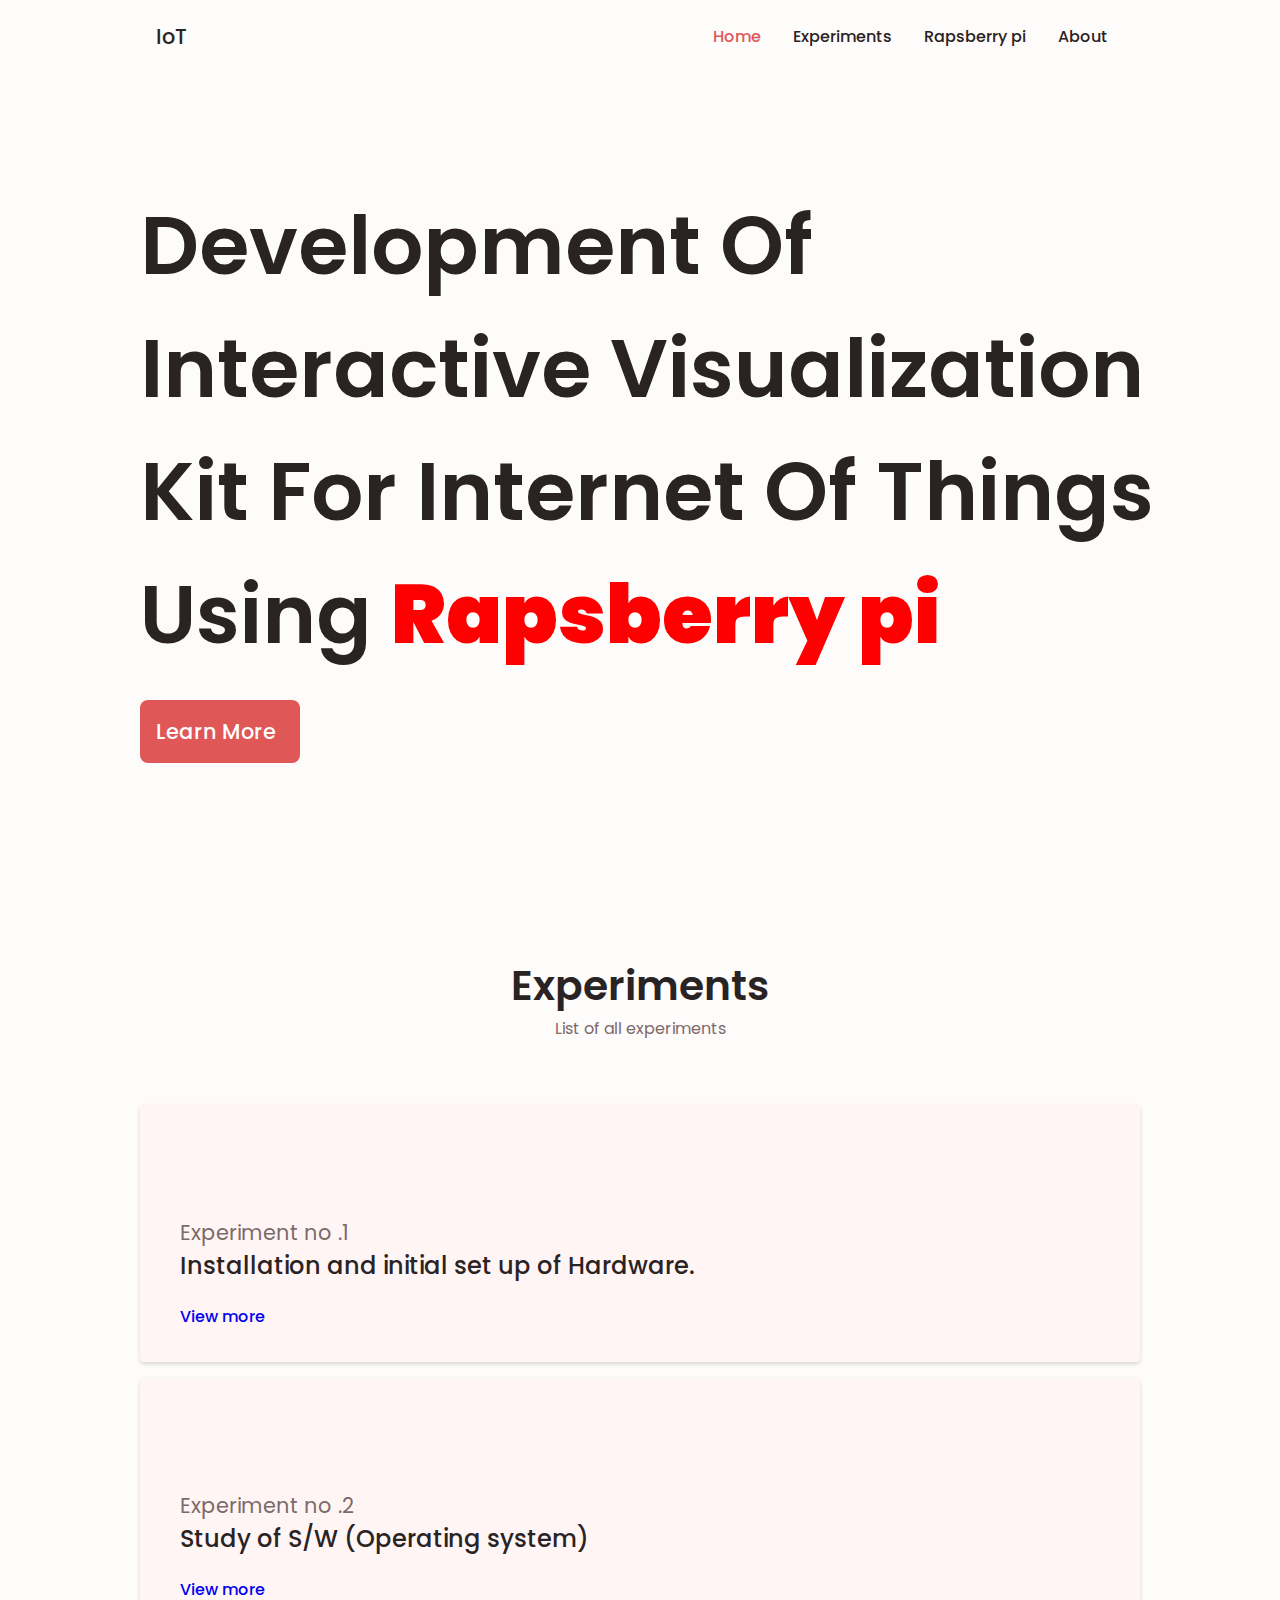
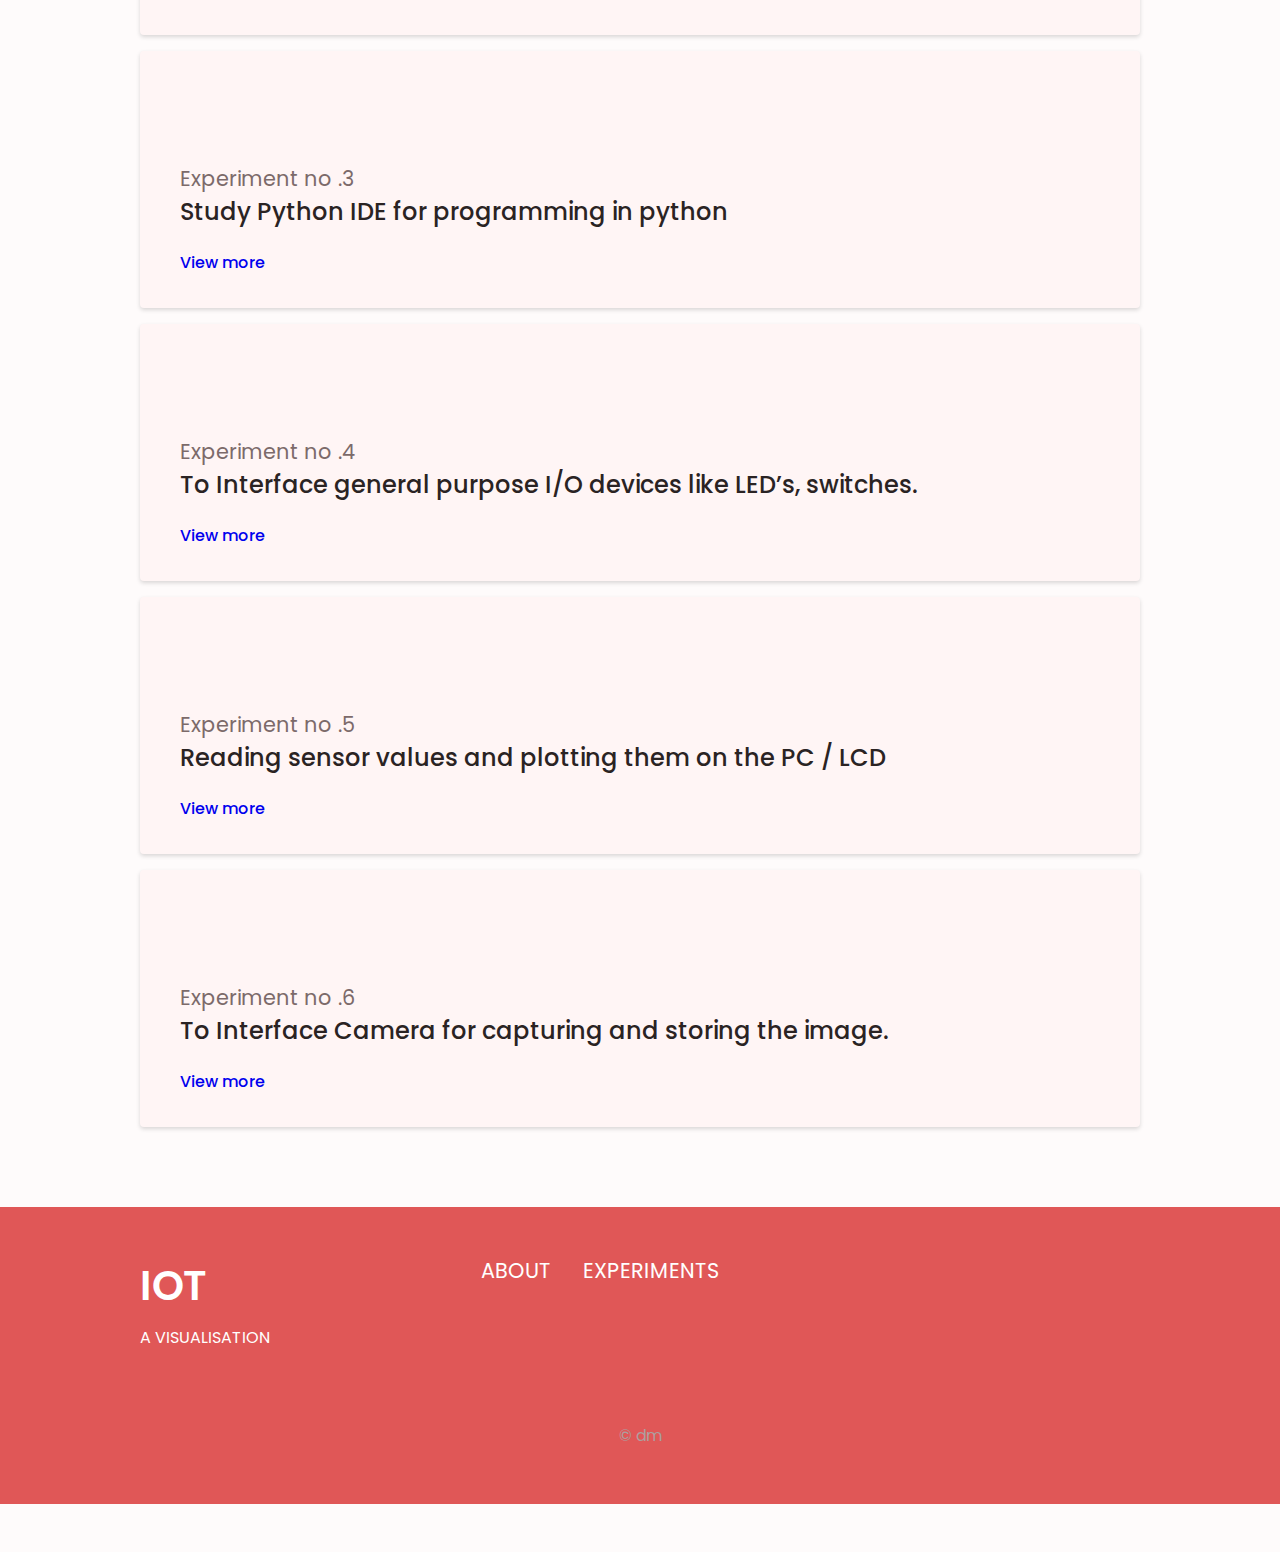
<file: index.html>
<!DOCTYPE html>
<html lang="en">
  <head>
    <meta charset="UTF-8" />
    <meta name="viewport" content="width=device-width, initial-scale=1.0" />

    <!--==================== UNICONS ====================-->
    <link
      rel="stylesheet"
      href="https://unicons.iconscout.com/release/v4.0.0/css/line.css"
    />

    <!--==================== SWIPER CSS ====================-->
    <link rel="stylesheet" href="assets/css/swiper-bundle.min.css" />

    <!--==================== CSS ====================-->
    <link rel="stylesheet" href="assets/css/styles.css" />

    <title>Responsive Portfolio Website</title>
  </head>

  <body>
    <!--==================== HEADER ====================-->
    <header class="header" id="header">
      <nav class="nav container">
        <a href="#" class="nav__logo">IoT</a>

        <div class="nav__menu" id="nav-menu">
          <ul class="nav__list grid">
            <li class="nav__item">
              <a href="#home" class="nav__link active-link">
                <i class="uil uil-estate nav__icon"></i>Home
              </a>
            </li>
            <li class="nav__item">
              <a href="#about" class="nav__link">
                <i class="uil uil-user nav__icon"></i>Experiments
              </a>
            </li>
            <li class="nav__item">
              <a href="#skills" class="nav__link">
                <i class="uil uil-file-alt nav__icon"></i>Rapsberry pi
              </a>
            </li>
            <li class="nav__item">
              <a href="./assets/html/about.html" class="nav__link">
                <i class="uil uil-briefcase nav__icon"></i>About
              </a>
            </li>
            <!-- <li class="nav__item">
                        <a href="#portfolio" class="nav__link">
                            <i class="uil uil-scenery nav__icon"></i>Portfolio
                        </a>
                    </li>
                    <li class="nav__item">
                        <a href="#contact" class="nav__link">
                            <i class="uil uil-message nav__icon"></i>Contact
                        </a>
                    </li> -->
          </ul>
          <i class="uil uil-times nav__close" id="nav-close"></i>
        </div>

        <div class="nav__btns">
          <!-- Theme change button -->

          <i class="uil uil-moon change-theme" id="theme-button"></i>

          <div class="nav__toggle" id="nav-toggle">
            <i class="uil uil-apps"> </i>
          </div>
        </div>
      </nav>
    </header>

    <!--==================== MAIN ====================-->
    <main class="main">
      <!--==================== HOME ====================-->
      <section class="home section" id="home">
        <div class="home__container container grid">
          <div class="home__content grid">
            <div class="home__data">
              <h1 class="home__title">
                Development Of Interactive Visualization Kit For Internet Of
                Things Using <b class="color_red">Rapsberry pi</b>
              </h1>

              <!-- <h3 class="home__subtitle">Frontend developer</h3> -->
              <!-- <p class="home__description">High level experience in web design and development knowledge, producing quality work</p> -->
              <a href="#services" class="button button-flex">
                Learn More <i class="uil uil-message button__icon"></i>
              </a>
            </div>
          </div>
          <!-- <div class="home__scroll">
                    <a href="#about" class="home__scroll-button button--flex">
                        <i class="uil uil-mouse-alt-2 home__scroll-mouse"></i>
                        <span class="home__scroll-name">Scroll down</span>
                        <i class="uil uil-arrow-down home__scroll-arrow"></i>
                    </a>
                </div> -->
        </div>
      </section>

      <!--==================== SKILLS ====================-->

      <!--==================== QUALIFICATION ====================-->

      <!--==================== SERVICES ====================-->
      <section class="services section" id="services">
        <h2 class="section__title">Experiments</h2>
        <span class="section__subtitle">List of all experiments</span>

        <div class="services__container container">
          <!--==================== SERVICES 1 ====================-->
          <div class="services__content">
            <div>
              <i class="uil uil-web-grid services__icon"></i>
              <p>Experiment no .1</p>
              <h3 class="services__title">
                Installation and initial set up of Hardware.
              </h3>
            </div>
            <span
              class="button button--flex button--small button--link services__button"
            >
              <a href="./assets/html/exp1.html">View more</a>
              <i class="uil uil-arrow-right button__icon"></i>
            </span>
          </div>
        </div>
        <div class="services__container container">
          <!--==================== SERVICES 1 ====================-->
          <div class="services__content">
            <div>
              <i class="uil uil-web-grid services__icon"></i>
              <p>Experiment no .2</p>
              <h3 class="services__title">Study of S/W (Operating system)</h3>
            </div>
            <span
              href="./assets/html/exp1.html"
              class="button button--flex button--small button--link services__button"
            >
              <a href="./assets/html/exp1.html">View more</a>
              <i class="uil uil-arrow-right button__icon"></i>
            </span>
          </div>
        </div>
        <div class="services__container container">
          <!--==================== SERVICES 1 ====================-->
          <div class="services__content">
            <div>
              <i class="uil uil-web-grid services__icon"></i>
              <p>Experiment no .3</p>
              <h3 class="services__title">
                Study Python IDE for programming in python
              </h3>
            </div>
            <span
              href="./assets/html/exp1.html"
              class="button button--flex button--small button--link services__button"
            >
              <a href="./assets/html/exp1.html">View more</a>
              <i class="uil uil-arrow-right button__icon"></i>
            </span>
          </div>
        </div>
        <div class="services__container container">
          <!--==================== SERVICES 1 ====================-->
          <div class="services__content">
            <div>
              <i class="uil uil-web-grid services__icon"></i>
              <p>Experiment no .4</p>
              <h3 class="services__title">
                To Interface general purpose I/O devices like LED’s, switches.
              </h3>
            </div>
            <span
              href="./assets/html/exp1.html"
              class="button button--flex button--small button--link services__button"
            >
              <a href="./assets/html/exp1.html">View more</a>
              <i class="uil uil-arrow-right button__icon"></i>
            </span>
          </div>
        </div>
        <div class="services__container container">
          <!--==================== SERVICES 1 ====================-->
          <div class="services__content">
            <div>
              <i class="uil uil-web-grid services__icon"></i>
              <p>Experiment no .5</p>
              <h3 class="services__title">
                Reading sensor values and plotting them on the PC / LCD
              </h3>
            </div>
            <span
              href="./assets/html/exp1.html"
              class="button button--flex button--small button--link services__button"
            >
              <a href="./assets/html/exp1.html">View more</a>
              <i class="uil uil-arrow-right button__icon"></i>
            </span>
          </div>
        </div>
        <div class="services__container container">
          <!--==================== SERVICES 1 ====================-->
          <div class="services__content">
            <div>
              <i class="uil uil-web-grid services__icon"></i>
              <p>Experiment no .6</p>
              <h3 class="services__title">
                To Interface Camera for capturing and storing the image.
              </h3>
            </div>
            <span
              href="./assets/html/exp1.html"
              class="button button--flex button--small button--link services__button"
            >
              <a href="./assets/html/exp1.html">View more</a>
              <i class="uil uil-arrow-right button__icon"></i>
            </span>
          </div>
        </div>
      </section>
      <!--==================== PORTFOLIO ====================-->

      <!--==================== TESTIMONIAL ====================-->

      <!--==================== CONTACT ME ====================-->
    </main>

    <!--==================== FOOTER ====================-->
    <footer class="footer">
      <div class="footer__bg">
        <div class="footer__container container grid">
          <div>
            <h1 class="footer__title">IOT</h1>
            <span class="footer__subtitle">A VISUALISATION</span>
          </div>

          <ul class="footer__links">
            <li>
              <a href="#services" class="footer__link">ABOUT</a>
            </li>
            <li>
              <a href="#portfolio" class="footer__link">EXPERIMENTS</a>
            </li>
            <!-- <li>
                <a href="#contact" class="footer__link">Contact</a>
              </li> -->
          </ul>

          <div class="footer__socials">
            <a
              href="http://facebook.com"
              target="_blank"
              class="footer__social"
            >
              <i class="uil uil-facebook"></i>
            </a>
            <a
              href="http://instagram.com"
              target="_blank"
              class="footer__social"
            >
              <i class="uil uil-instagram"></i>
            </a>
            <a
              href="http://twitter.com/"
              target="_blank"
              class="footer__social"
            >
              <i class="uil uil-twitter-alt"></i>
            </a>
          </div>
        </div>

        <p class="footer__copy">&#169; dm</p>
      </div>
    </footer>
    <!--==================== SCROLL TOP ====================-->
    <a href="#" class="scrollup" id="scroll-up">
      <i class="uil uil-arrow-up scrollup__icon"></i>
    </a>

    <!--==================== SWIPER JS ====================-->
    <script src="assets/js/swiper-bundle.min.js"></script>

    <!--==================== MAIN JS ====================-->
    <script src="assets/js/main.js"></script>
  </body>
</html>
</file>
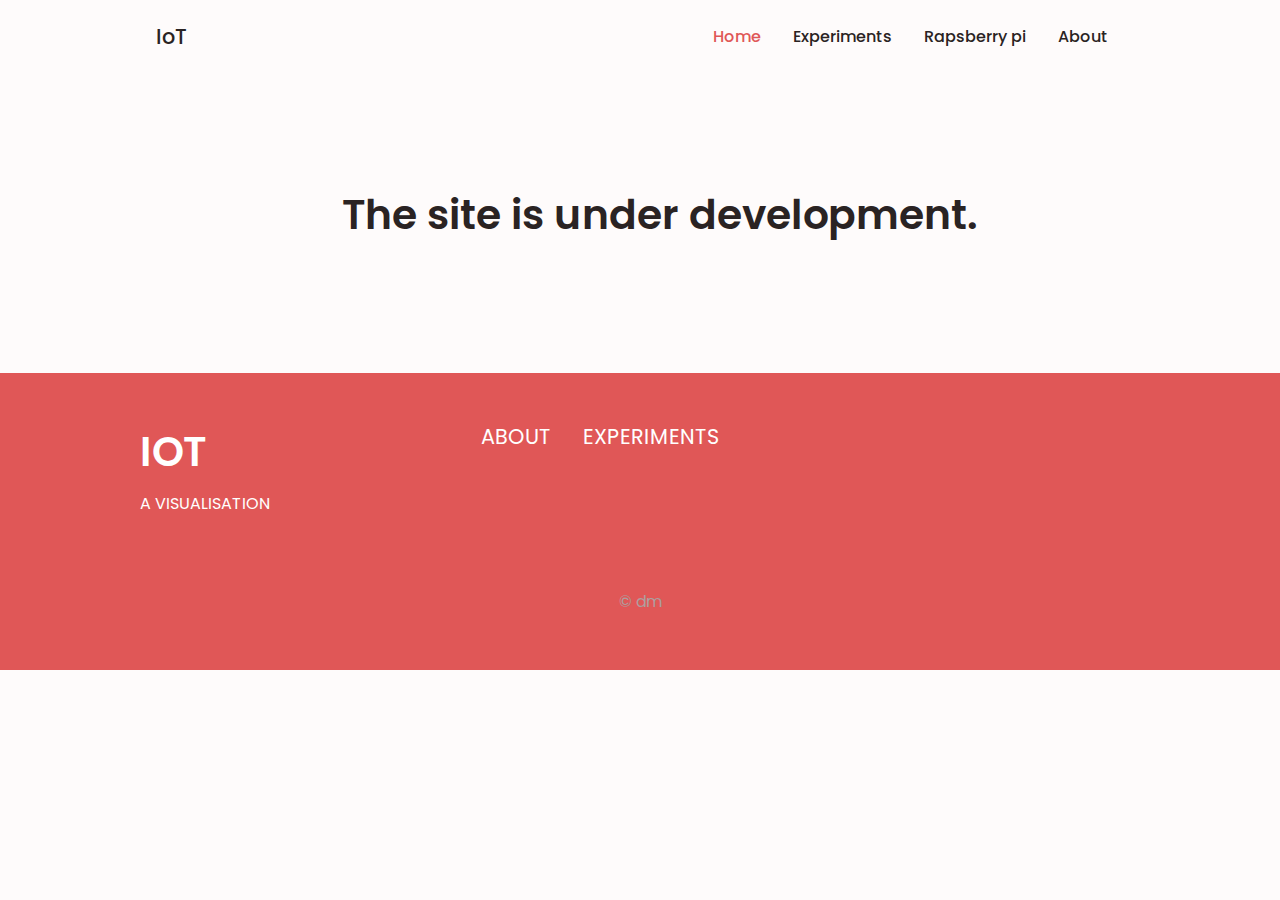
<file: assets/html/about.html>
<!DOCTYPE html>
<html lang="en">
  <head>
    <meta charset="UTF-8" />
    <meta name="viewport" content="width=device-width, initial-scale=1.0" />

    <!--==================== UNICONS ====================-->
    <link
      rel="stylesheet"
      href="https://unicons.iconscout.com/release/v4.0.0/css/line.css"
    />

    <!--==================== SWIPER CSS ====================-->
    <link rel="stylesheet" href="../css/swiper-bundle.min.css" />

    <!--==================== CSS ====================-->
    <link rel="stylesheet" href="../css/styles.css" />

    <title>Responsive Portfolio Website</title>
  </head>

  <body>
    <!--==================== HEADER ====================-->
    <header class="header" id="header">
      <nav class="nav container">
        <a href="#" class="nav__logo">IoT</a>

        <div class="nav__menu" id="nav-menu">
          <ul class="nav__list grid">
            <li class="nav__item">
              <a href="../../index.html" class="nav__link active-link">
                <i class="uil uil-estate nav__icon"></i>Home
              </a>
            </li>
            <li class="nav__item">
              <a href="#about" class="nav__link">
                <i class="uil uil-user nav__icon"></i>Experiments
              </a>
            </li>
            <li class="nav__item">
              <a href="#skills" class="nav__link">
                <i class="uil uil-file-alt nav__icon"></i>Rapsberry pi
              </a>
            </li>
            <li class="nav__item">
              <a href="#services" class="nav__link">
                <i class="uil uil-briefcase nav__icon"></i>About
              </a>
            </li>
            <!-- <li class="nav__item">
                        <a href="#portfolio" class="nav__link">
                            <i class="uil uil-scenery nav__icon"></i>Portfolio
                        </a>
                    </li>
                    <li class="nav__item">
                        <a href="#contact" class="nav__link">
                            <i class="uil uil-message nav__icon"></i>Contact
                        </a>
                    </li> -->
          </ul>
          <i class="uil uil-times nav__close" id="nav-close"></i>
        </div>

        <div class="nav__btns">
          <!-- Theme change button -->

          <i class="uil uil-moon change-theme" id="theme-button"></i>

          <div class="nav__toggle" id="nav-toggle">
            <i class="uil uil-apps"> </i>
          </div>
        </div>
      </nav>
    </header>

    <!--==================== MAIN ====================-->
    <main class="main">
      <section class="home section" id="home">
        <div class="home__container container grid">
          <div class="home__content grid">
            <div class="home__data">
              <h3 class="section__title">
                The site is under development. 
              </h3>

              <!-- <h3 class="home__subtitle">Frontend developer</h3> -->
              <!-- <p class="home__description">High level experience in web design and development knowledge, producing quality work</p> -->
              <!-- <a href="#services" class="button button-flex">
                Learn More <i class="uil uil-message button__icon"></i>
              </a> -->
            </div>
          </div>
          <!-- <div class="home__scroll">
                    <a href="#about" class="home__scroll-button button--flex">
                        <i class="uil uil-mouse-alt-2 home__scroll-mouse"></i>
                        <span class="home__scroll-name">Scroll down</span>
                        <i class="uil uil-arrow-down home__scroll-arrow"></i>
                    </a>
                </div> -->
        </div>
      </section>

     
    <!--==================== FOOTER ====================-->
    <footer class="footer">
      <div class="footer__bg">
        <div class="footer__container container grid">
          <div>
            <h1 class="footer__title">IOT</h1>
            <span class="footer__subtitle">A VISUALISATION</span>
          </div>

          <ul class="footer__links">
            <li>
              <a href="#services" class="footer__link">ABOUT</a>
            </li>
            <li>
              <a href="#portfolio" class="footer__link">EXPERIMENTS</a>
            </li>
            <!-- <li>
              <a href="#contact" class="footer__link">Contact</a>
            </li> -->
          </ul>

          <div class="footer__socials">
            <a
              href="http://facebook.com"
              target="_blank"
              class="footer__social"
            >
              <i class="uil uil-facebook"></i>
            </a>
            <a
              href="http://instagram.com"
              target="_blank"
              class="footer__social"
            >
              <i class="uil uil-instagram"></i>
            </a>
            <a
              href="http://twitter.com/"
              target="_blank"
              class="footer__social"
            >
              <i class="uil uil-twitter-alt"></i>
            </a>
          </div>
        </div>

        <p class="footer__copy">&#169; dm</p>
      </div>
    </footer>

    <!--==================== SCROLL TOP ====================-->
    <a href="#" class="scrollup" id="scroll-up">
      <i class="uil uil-arrow-up scrollup__icon"></i>
    </a>

    <!--==================== SWIPER JS ====================-->
    <script src="../js/swiper-bundle.min.js"></script>

    <!--==================== MAIN JS ====================-->
    <script src="../js/main.js"></script>
  </body>
</html>
</file>
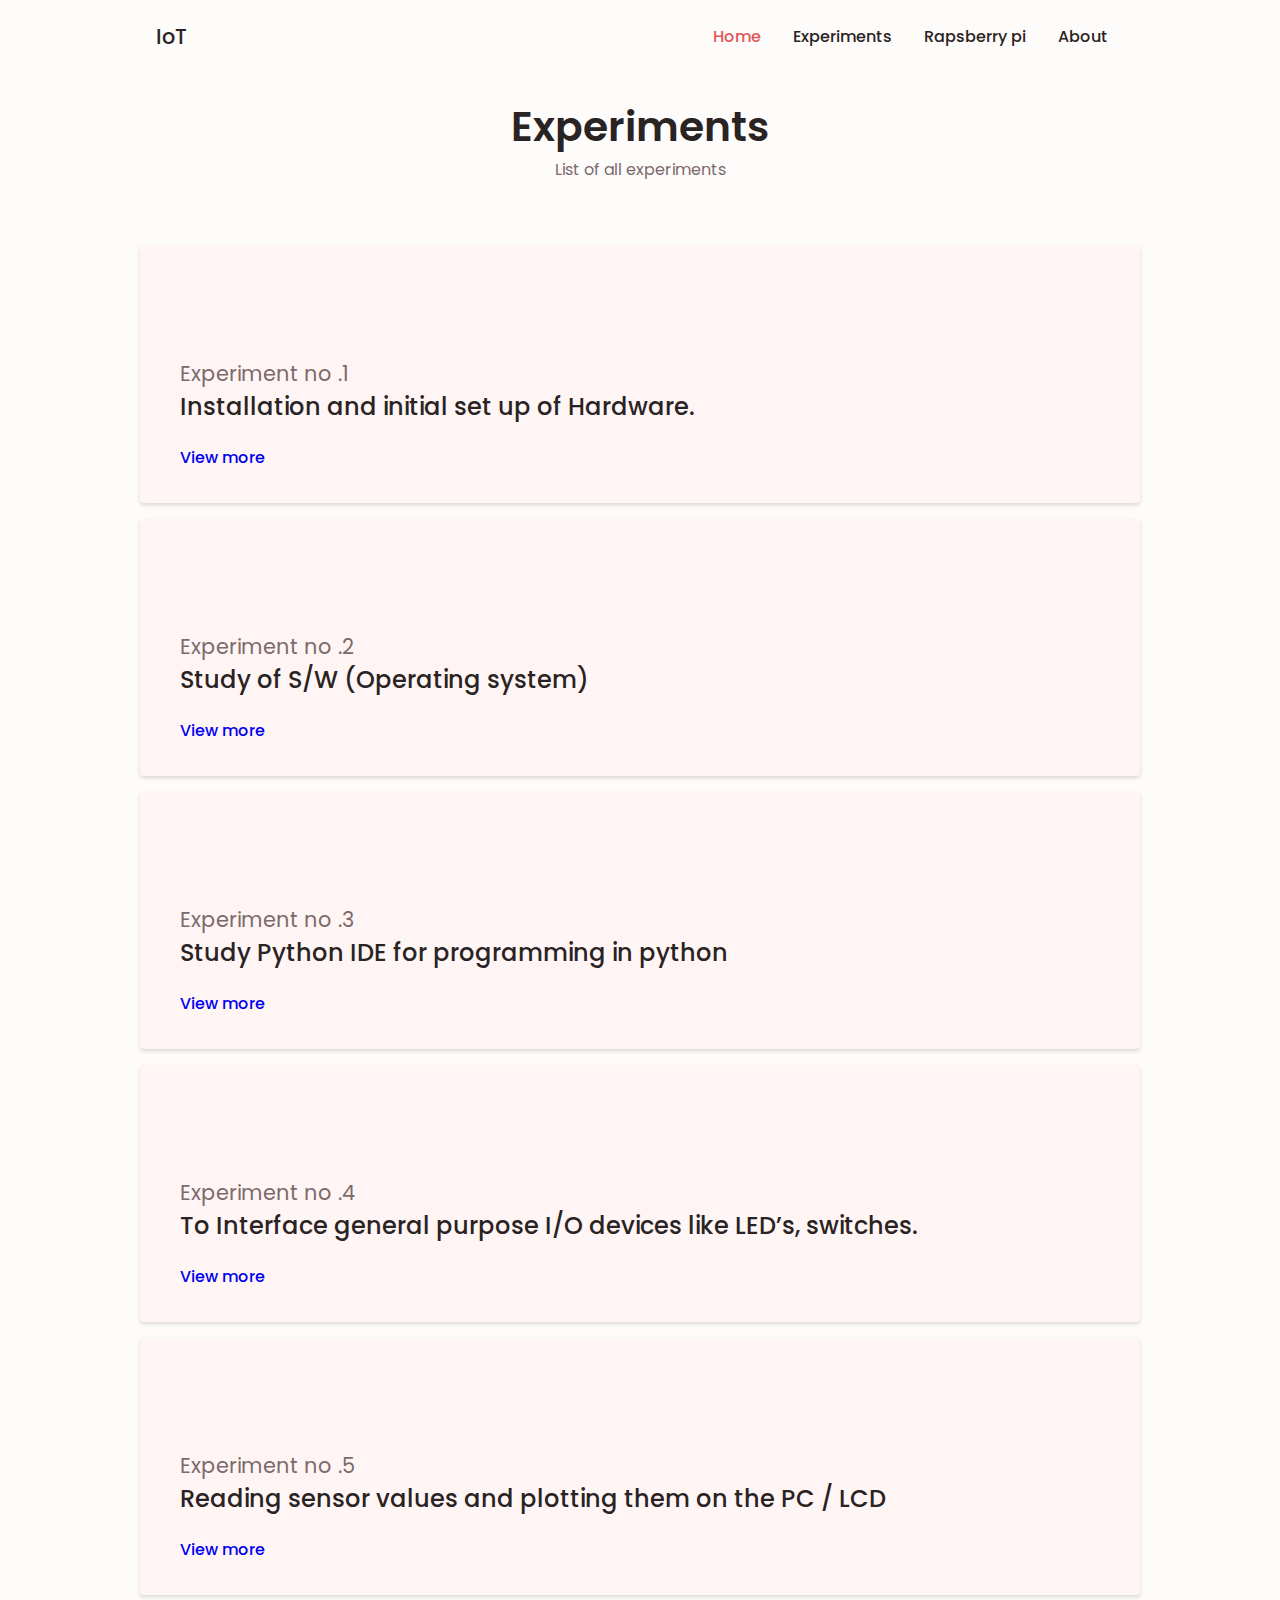
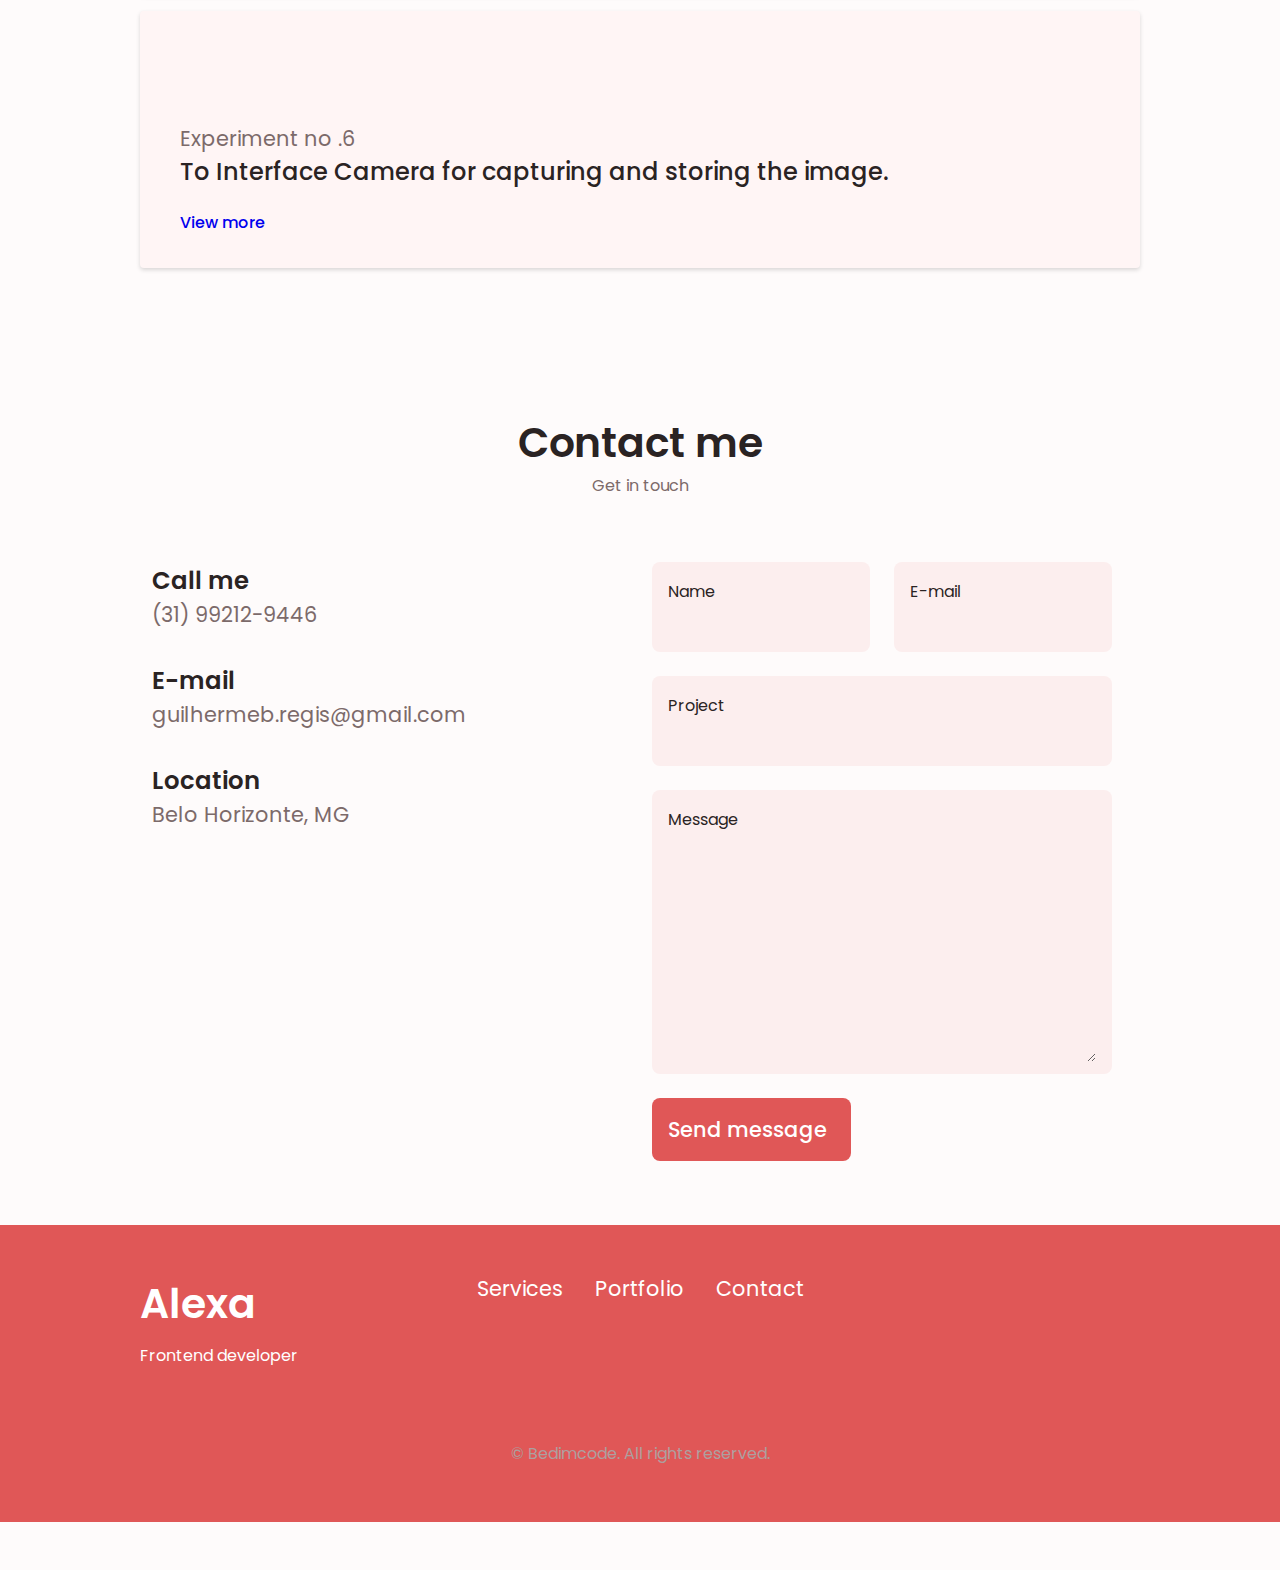
<file: assets/html/exp.html>
<!DOCTYPE html>
<html lang="en">
  <head>
    <meta charset="UTF-8" />
    <meta name="viewport" content="width=device-width, initial-scale=1.0" />

    <!--==================== UNICONS ====================-->
    <link
      rel="stylesheet"
      href="https://unicons.iconscout.com/release/v4.0.0/css/line.css"
    />

    <!--==================== SWIPER CSS ====================-->
    <link rel="stylesheet" href="../css/swiper-bundle.min.css" />

    <!--==================== CSS ====================-->
    <link rel="stylesheet" href="../css/styles.css" />

    <title>Responsive Portfolio Website</title>
  </head>

  <body>
    <!--==================== HEADER ====================-->
    <header class="header" id="header">
      <nav class="nav container">
        <a href="#" class="nav__logo">IoT</a>

        <div class="nav__menu" id="nav-menu">
          <ul class="nav__list grid">
            <li class="nav__item">
              <a href="../../index.html" class="nav__link active-link">
                <i class="uil uil-estate nav__icon"></i>Home
              </a>
            </li>
            <li class="nav__item">
              <a href="#" class="nav__link">
                <i class="uil uil-user nav__icon"></i>Experiments
              </a>
            </li>
            <li class="nav__item">
              <a href="#skills" class="nav__link">
                <i class="uil uil-file-alt nav__icon"></i>Rapsberry pi
              </a>
            </li>
            <li class="nav__item">
              <a href="./about.html" class="nav__link">
                <i class="uil uil-briefcase nav__icon"></i>About
              </a>
            </li>
            <!-- <li class="nav__item">
                        <a href="#portfolio" class="nav__link">
                            <i class="uil uil-scenery nav__icon"></i>Portfolio
                        </a>
                    </li>
                    <li class="nav__item">
                        <a href="#contact" class="nav__link">
                            <i class="uil uil-message nav__icon"></i>Contact
                        </a>
                    </li> -->
          </ul>
          <i class="uil uil-times nav__close" id="nav-close"></i>
        </div>

        <div class="nav__btns">
          <!-- Theme change button -->

          <i class="uil uil-moon change-theme" id="theme-button"></i>

          <div class="nav__toggle" id="nav-toggle">
            <i class="uil uil-apps"> </i>
          </div>
        </div>
      </nav>
    </header>

    <!--==================== MAIN ====================-->
    <main class="main">
      <!--==================== HOME ====================-->
      <section class="services section" id="services">
        <h2 class="section__title">Experiments</h2>
        <span class="section__subtitle">List of all experiments</span>

        <div class="services__container container">
          <!--==================== SERVICES 1 ====================-->
          <div class="services__content">
            <div>
              <i class="uil uil-web-grid services__icon"></i>
              <p>Experiment no .1</p>
              <h3 class="services__title">
                Installation and initial set up of Hardware.
              </h3>
            </div>
            <span
              class="button button--flex button--small button--link services__button"
            >
              <a href="./assets/html/exp1.html">View more</a>
              <i class="uil uil-arrow-right button__icon"></i>
            </span>
          </div>
        </div>
        <div class="services__container container">
          <!--==================== SERVICES 1 ====================-->
          <div class="services__content">
            <div>
              <i class="uil uil-web-grid services__icon"></i>
              <p>Experiment no .2</p>
              <h3 class="services__title">Study of S/W (Operating system)</h3>
            </div>
            <span
              href="./assets/html/exp1.html"
              class="button button--flex button--small button--link services__button"
            >
              <a href="./assets/html/exp1.html">View more</a>
              <i class="uil uil-arrow-right button__icon"></i>
            </span>
          </div>
        </div>
        <div class="services__container container">
          <!--==================== SERVICES 1 ====================-->
          <div class="services__content">
            <div>
              <i class="uil uil-web-grid services__icon"></i>
              <p>Experiment no .3</p>
              <h3 class="services__title">
                Study Python IDE for programming in python
              </h3>
            </div>
            <span
              href="./assets/html/exp1.html"
              class="button button--flex button--small button--link services__button"
            >
              <a href="./assets/html/exp1.html">View more</a>
              <i class="uil uil-arrow-right button__icon"></i>
            </span>
          </div>
        </div>
        <div class="services__container container">
          <!--==================== SERVICES 1 ====================-->
          <div class="services__content">
            <div>
              <i class="uil uil-web-grid services__icon"></i>
              <p>Experiment no .4</p>
              <h3 class="services__title">
                To Interface general purpose I/O devices like LED’s, switches.
              </h3>
            </div>
            <span
              href="./assets/html/exp1.html"
              class="button button--flex button--small button--link services__button"
            >
              <a href="./assets/html/exp1.html">View more</a>
              <i class="uil uil-arrow-right button__icon"></i>
            </span>
          </div>
        </div>
        <div class="services__container container">
          <!--==================== SERVICES 1 ====================-->
          <div class="services__content">
            <div>
              <i class="uil uil-web-grid services__icon"></i>
              <p>Experiment no .5</p>
              <h3 class="services__title">
                Reading sensor values and plotting them on the PC / LCD
              </h3>
            </div>
            <span
              href="./assets/html/exp1.html"
              class="button button--flex button--small button--link services__button"
            >
              <a href="./assets/html/exp1.html">View more</a>
              <i class="uil uil-arrow-right button__icon"></i>
            </span>
          </div>
        </div>
        <div class="services__container container">
          <!--==================== SERVICES 1 ====================-->
          <div class="services__content">
            <div>
              <i class="uil uil-web-grid services__icon"></i>
              <p>Experiment no .6</p>
              <h3 class="services__title">
                To Interface Camera for capturing and storing the image.
              </h3>
            </div>
            <span
              href="./assets/html/exp1.html"
              class="button button--flex button--small button--link services__button"
            >
              <a href="./assets/html/exp1.html">View more</a>
              <i class="uil uil-arrow-right button__icon"></i>
            </span>
          </div>
        </div>
      </section>

      <!--==================== TESTIMONIAL ====================-->

      <!--==================== CONTACT ME ====================-->
      <section class="contact section" id="contact">
        <h2 class="section__title">Contact me</h2>
        <span class="section__subtitle">Get in touch</span>

        <div class="contact__container container grid">
          <div>
            <div class="contact__information">
              <i class="uil uil-phone-alt contact__icon"></i>

              <div>
                <h3 class="contact__title">Call me</h3>
                <span class="contatc__subtitle">(31) 99212-9446</span>
              </div>
            </div>

            <div class="contact__information">
              <i class="uil uil-envelope contact__icon"></i>

              <div>
                <h3 class="contact__title">E-mail</h3>
                <span class="contatc__subtitle"
                  >guilhermeb.regis@gmail.com</span
                >
              </div>
            </div>

            <div class="contact__information">
              <i class="uil uil-map-marker contact__icon"></i>

              <div>
                <h3 class="contact__title">Location</h3>
                <span class="contatc__subtitle">Belo Horizonte, MG</span>
              </div>
            </div>
          </div>

          <form action="" class="contact__form grid">
            <div class="contact__inputs grid">
              <div class="contact__content">
                <label for="" class="contact__label">Name</label>
                <input type="text" class="contact__input" />
              </div>

              <div class="contact__content">
                <label for="" class="contact__label">E-mail</label>
                <input type="email" class="contact__input" />
              </div>
            </div>

            <div class="contact__content">
              <label for="" class="contact__label">Project</label>
              <input type="text" class="contact__input" />
            </div>

            <div class="contact__content">
              <label for="" class="contact__label">Message</label>
              <textarea
                name=""
                id=""
                cols="0"
                rows="7"
                class="contact__input"
              ></textarea>
            </div>

            <div>
              <a href="#" class="button button--flex">
                Send message
                <i class="uil uil-message button__icon"></i>
              </a>
            </div>
          </form>
        </div>
      </section>
    </main>

    <!--==================== FOOTER ====================-->
    <footer class="footer">
      <div class="footer__bg">
        <div class="footer__container container grid">
          <div>
            <h1 class="footer__title">Alexa</h1>
            <span class="footer__subtitle">Frontend developer</span>
          </div>

          <ul class="footer__links">
            <li>
              <a href="#services" class="footer__link">Services</a>
            </li>
            <li>
              <a href="#portfolio" class="footer__link">Portfolio</a>
            </li>
            <li>
              <a href="#contact" class="footer__link">Contact</a>
            </li>
          </ul>

          <div class="footer__socials">
            <a
              href="http://facebook.com"
              target="_blank"
              class="footer__social"
            >
              <i class="uil uil-facebook"></i>
            </a>
            <a
              href="http://instagram.com"
              target="_blank"
              class="footer__social"
            >
              <i class="uil uil-instagram"></i>
            </a>
            <a
              href="http://twitter.com/"
              target="_blank"
              class="footer__social"
            >
              <i class="uil uil-twitter-alt"></i>
            </a>
          </div>
        </div>

        <p class="footer__copy">&#169; Bedimcode. All rights reserved.</p>
      </div>
    </footer>

    <!--==================== SCROLL TOP ====================-->
    <a href="#" class="scrollup" id="scroll-up">
      <i class="uil uil-arrow-up scrollup__icon"></i>
    </a>

    <!--==================== SWIPER JS ====================-->
    <script src="../js/swiper-bundle.min.js"></script>

    <!--==================== MAIN JS ====================-->
    <script src="../js/main.js"></script>
  </body>
</html>
</file>
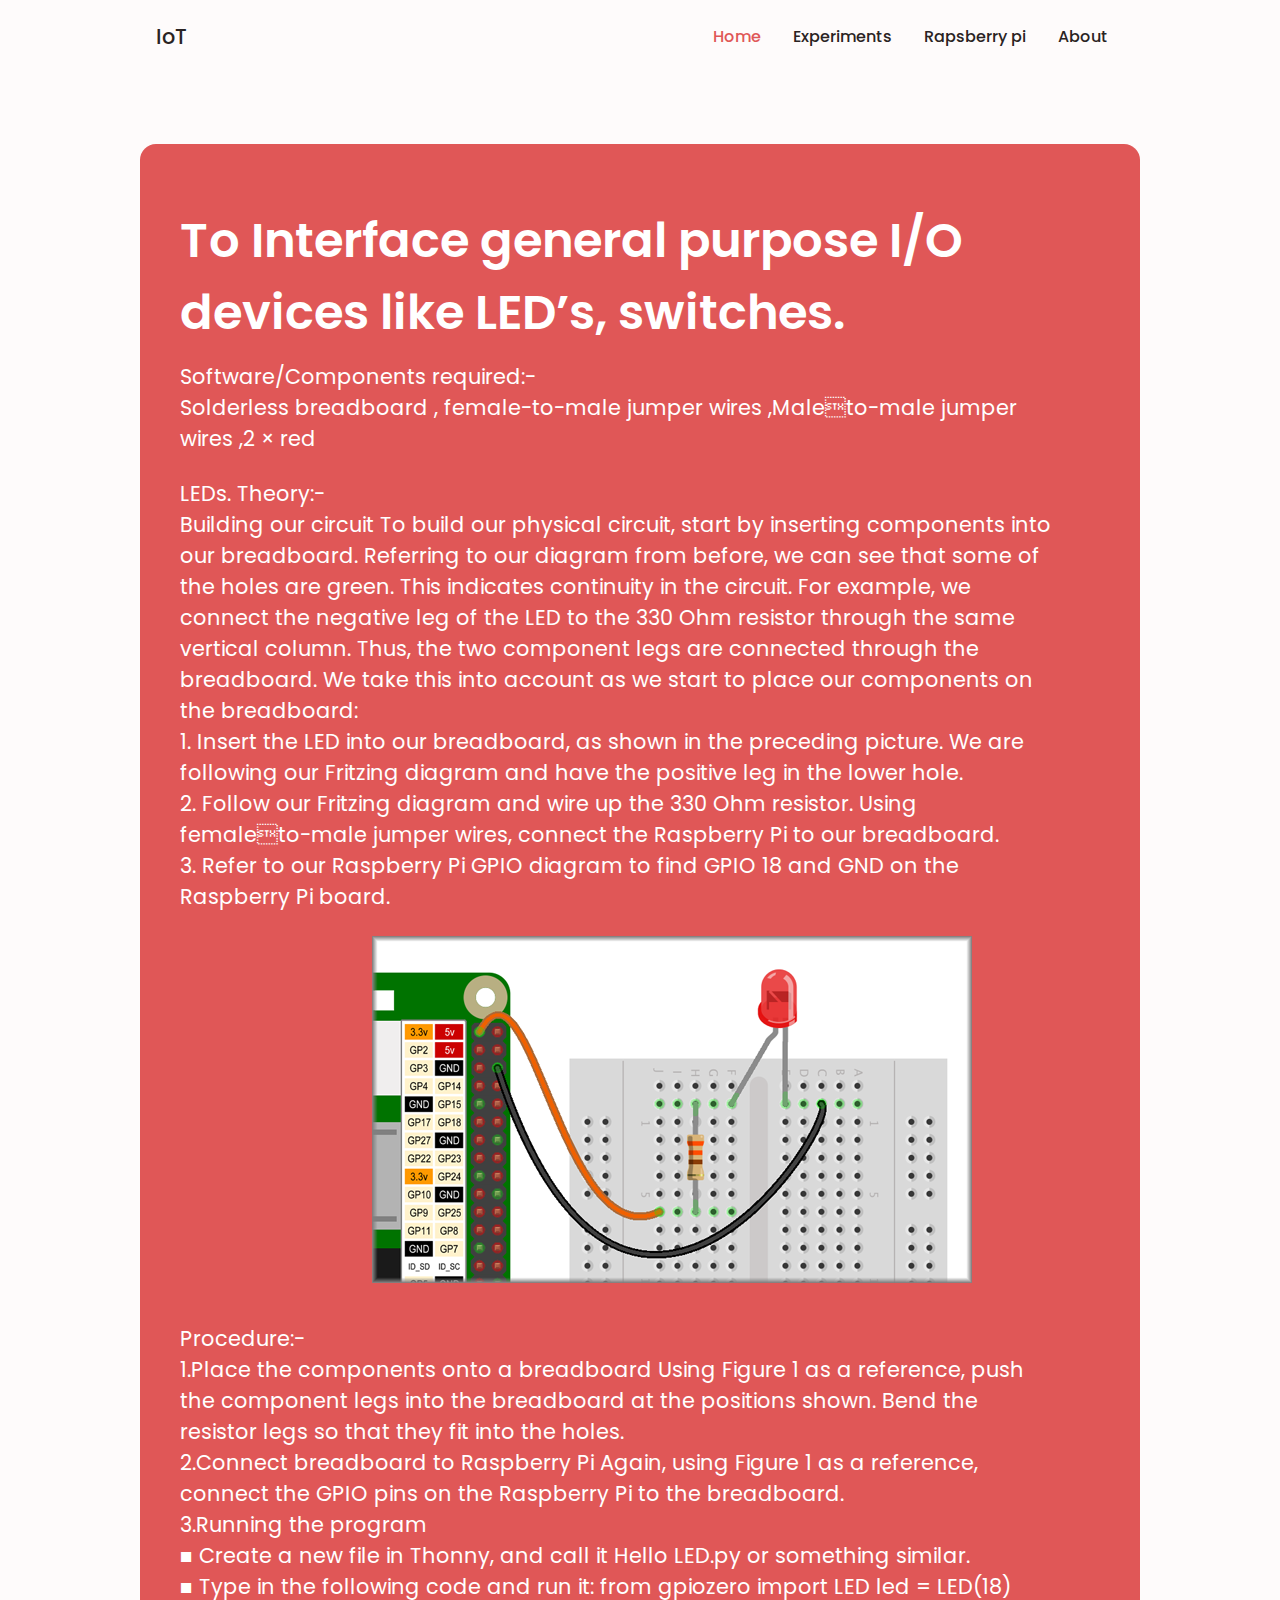
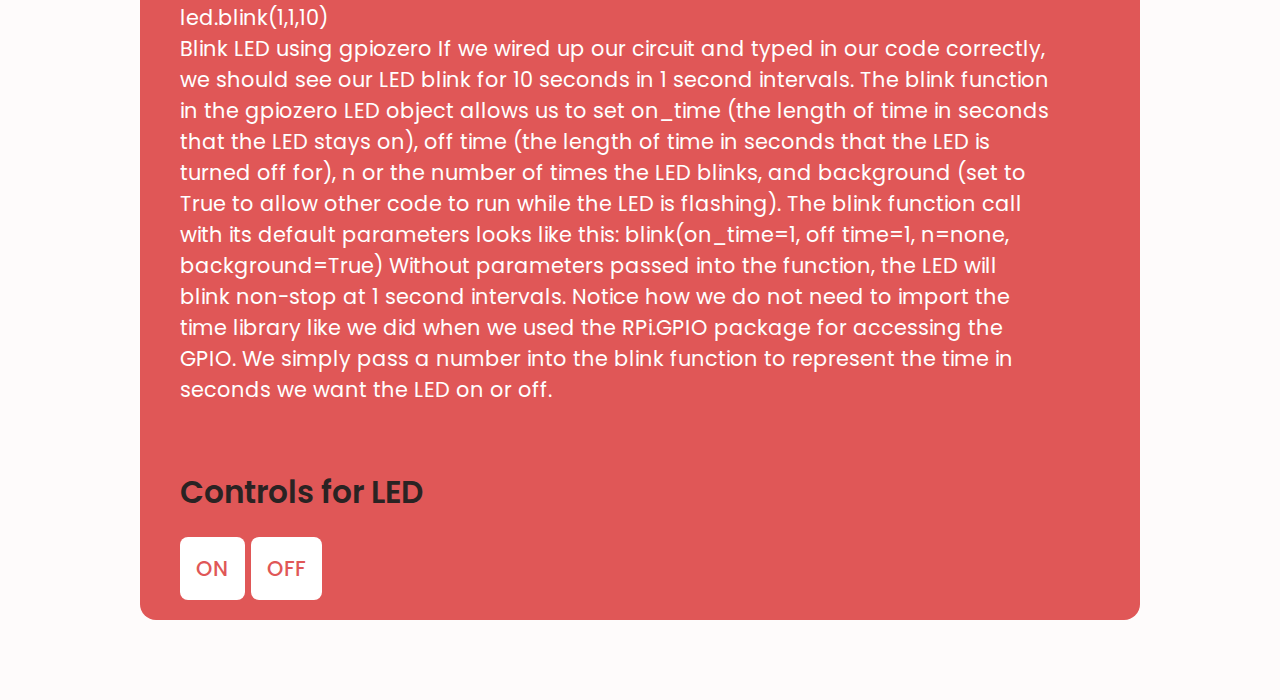
<file: assets/html/exp1.html>
<!DOCTYPE html>
<html lang="en">
  <head>
    <meta charset="UTF-8" />
    <meta name="viewport" content="width=device-width, initial-scale=1.0" />

    <!--==================== UNICONS ====================-->
    <link
      rel="stylesheet"
      href="https://unicons.iconscout.com/release/v4.0.0/css/line.css"
    />

    <!--==================== SWIPER CSS ====================-->
    <link rel="stylesheet" href="../css/swiper-bundle.min.css" />

    <!--==================== CSS ====================-->
    <link rel="stylesheet" href="../css/styles.css" />

    <title>Responsive Portfolio Website</title>
  </head>

  <body>
    <!--==================== HEADER ====================-->
    <header class="header" id="header">
      <nav class="nav container">
        <a href="#" class="nav__logo">IoT</a>

        <div class="nav__menu" id="nav-menu">
          <ul class="nav__list grid">
            <li class="nav__item">
              <a href="../../index.html" class="nav__link active-link">
                <i class="uil uil-estate nav__icon"></i>Home
              </a>
            </li>
            <li class="nav__item">
              <a href="#" class="nav__link">
                <i class="uil uil-user nav__icon"></i>Experiments
              </a>
            </li>
            <li class="nav__item">
              <a href="#skills" class="nav__link">
                <i class="uil uil-file-alt nav__icon"></i>Rapsberry pi
              </a>
            </li>
            <li class="nav__item">
              <a href="./about.html" class="nav__link">
                <i class="uil uil-briefcase nav__icon"></i>About
              </a>
            </li>
            <!-- <li class="nav__item">
                        <a href="#portfolio" class="nav__link">
                            <i class="uil uil-scenery nav__icon"></i>Portfolio
                        </a>
                    </li>
                    <li class="nav__item">
                        <a href="#contact" class="nav__link">
                            <i class="uil uil-message nav__icon"></i>Contact
                        </a>
                    </li> -->
          </ul>
          <i class="uil uil-times nav__close" id="nav-close"></i>
        </div>

        <div class="nav__btns">
          <!-- Theme change button -->

          <i class="uil uil-moon change-theme" id="theme-button"></i>

          <div class="nav__toggle" id="nav-toggle">
            <i class="uil uil-apps"> </i>
          </div>
        </div>
      </nav>
    </header>

    <!--==================== MAIN ====================-->
    <main class="main">
      <section class="project section">
        <div class="project__bg">
          <div class="project__container container grid">
            <div class="project__data">
              <h1 class="project__title">
                To Interface general purpose I/O devices like LED’s, switches.
              </h1>
              <p class="project__description">
                Software/Components required:-<br />
                Solderless breadboard , female-to-male jumper wires ,Maleto-male
                jumper wires ,2 × red
              </p>
              <p class="project__description">
                LEDs. Theory:- <br />Building our circuit To build our physical
                circuit, start by inserting components into our breadboard.
                Referring to our diagram from before, we can see that some of
                the holes are green. This indicates continuity in the circuit.
                For example, we connect the negative leg of the LED to the 330
                Ohm resistor through the same vertical column. Thus, the two
                component legs are connected through the breadboard. We take
                this into account as we start to place our components on the
                breadboard: <br />1. Insert the LED into our breadboard, as
                shown in the preceding picture. We are following our Fritzing
                diagram and have the positive leg in the lower hole.<br />
                2. Follow our Fritzing diagram and wire up the 330 Ohm resistor.
                Using femaleto-male jumper wires, connect the Raspberry Pi to
                our breadboard. <br />3. Refer to our Raspberry Pi GPIO diagram
                to find GPIO 18 and GND on the Raspberry Pi board.
              </p>
              <div class="exp_img">
                <img src="../img/led.png" alt="" />
              </div>

              <p class="project__description">
                Procedure:- <br />1.Place the components onto a breadboard Using
                Figure 1 as a reference, push the component legs into the
                breadboard at the positions shown. Bend the resistor legs so
                that they fit into the holes. <br />
                2.Connect breadboard to Raspberry Pi Again, using Figure 1 as a
                reference, connect the GPIO pins on the Raspberry Pi to the
                breadboard.<br />
                3.Running the program <br />■ Create a new file in Thonny, and
                call it Hello LED.py or something similar. <br />■ Type in the
                following code and run it: from gpiozero import LED led =
                LED(18) led.blink(1,1,10) <br />Blink LED using gpiozero If we
                wired up our circuit and typed in our code correctly, we should
                see our LED blink for 10 seconds in 1 second intervals. The
                blink function in the gpiozero LED object allows us to set
                on_time (the length of time in seconds that the LED stays on),
                off time (the length of time in seconds that the LED is turned
                off for), n or the number of times the LED blinks, and
                background (set to True to allow other code to run while the LED
                is flashing). The blink function call with its default
                parameters looks like this: blink(on_time=1, off time=1, n=none,
                background=True) Without parameters passed into the function,
                the LED will blink non-stop at 1 second intervals. Notice how we
                do not need to import the time library like we did when we used
                the RPi.GPIO package for accessing the GPIO. We simply pass a
                number into the blink function to represent the time in seconds
                we want the LED on or off.
              </p>

              <h2 class="exp_h2">Controls for LED</h2>
              <a
                href="#contact"
                class="exp_button button button--flex button--white"
                >ON</a
              >
              <a
                href="#contact"
                class="exp_button button button--flex button--white"
                >OFF</a
              >
              <!-- <i class="uil uil-message project__icon button__icon"></i> -->
            </div>

            <!-- <img src="../img/led.png" alt="" class="project__img" /> -->
          </div>
        </div>
      </section>
    </main>

    <!--==================== FOOTER ====================-->

    <!--==================== SCROLL TOP ====================-->
    <a href="#" class="scrollup" id="scroll-up">
      <i class="uil uil-arrow-up scrollup__icon"></i>
    </a>

    <!--==================== SWIPER JS ====================-->
    <script src="../js/swiper-bundle.min.js"></script>

    <!--==================== MAIN JS ====================-->
    <script src="../js/main.js"></script>
  </body>
</html>
</file>
<file: assets/css/styles.css>
/*==================== GOOGLE FONTS ====================*/
@import url("https://fonts.googleapis.com/css2?family=Poppins:wght@400;500;600&display=swap");

/*==================== VARIABLES CSS ====================*/
:root {
  --header-height: 3rem;

  /*========== Colors ==========*/
  /* Change favorite color */
  --hue-color: 0; /*Purple 250 - Green 142 - Blue 230 - Pink 340*/

  /* HSL color mode */
  --first-color: hsl(var(--hue-color), 69%, 61%);
  --first-color-second: hsl(var(--hue-color), 69%, 61%);
  --first-color-alt: hsl(var(--hue-color), 57%, 53%);
  --first-color-lighter: hsl(var(--hue-color), 92%, 85%);
  --title-color: hsl(var(--hue-color), 9%, 15%);
  --text-color: hsl(var(--hue-color), 8%, 45%);
  --text-color-light: hsl(var(--hue-color), 8%, 65%);
  --input-color: hsl(var(--hue-color), 70%, 96%);
  --body-color: hsl(var(--hue-color), 60%, 99%);
  --container-color: hsl(var(--hue-color), 100%, 98%);
  --scroll-bar-color: hsl(var(--hue-color), 12%, 90%);
  --scroll-thumb-color: hsl(var(--hue-color), 12%, 80%);

  /*========== Font and typography ==========*/
  --body-font: "Poppins", sans-serif;

  /* .5rem = 8px, 1rem = 16px, 1.5rem = 24px ... */
  --big-font-size: 2rem;
  --h1-font-size: 1.5rem;
  --h2-font-size: 1.25rem;
  --h3-font-size: 1.125rem;
  --normal-font-size: 0.938rem;
  --small-font-size: 0.813rem;
  --smaller-font-size: 0.75rem;

  /*========== Font weight ==========*/
  --font-medium: 500;
  --font-semi-bold: 600;

  /*========== Margenes Bottom ==========*/
  /* .25rem = 4px, .5rem = 8px, .75rem = 12px ... */
  --mb-0-25: 0.25rem;
  --mb-0-5: 0.5rem;
  --mb-0-75: 0.75rem;
  --mb-1: 1rem;
  --mb-1-5: 1.5rem;
  --mb-2: 2rem;
  --mb-2-5: 2.5rem;
  --mb-3: 3rem;

  /*========== z index ==========*/
  --z-tooltip: 10;
  --z-fixed: 100;
  --z-modal: 1000;
}

/* Font size for large devices */
@media screen and (min-width: 1024px) {
  :root {
    --big-font-size: 3.3rem;
    --h1-font-size: 2.55rem;
    --h2-font-size: 2rem;
    --h3-font-size: 1.5rem;
    --normal-font-size: 1.3rem;
    --small-font-size: 1rem;
    --smaller-font-size: 1rem;
  }
}

/*========== Variables Dark theme ==========*/
body.dark-theme {
  /* HSL color mode */
  --first-color-second: hsl(var(--hue-color), 30%, 8%);
  --title-color: hsl(var(--hue-color), 8%, 95%);
  --text-color: hsl(var(--hue-color), 8%, 45%);
  --text-color-light: hsl(var(--hue-color), 8%, 75%);
  --input-color: hsl(var(--hue-color), 29%, 16%);
  --body-color: hsl(var(--hue-color), 28%, 12%);
  --container-color: hsl(var(--hue-color), 29%, 16%);
  --scroll-bar-color: hsl(var(--hue-color), 12%, 48%);
  --scroll-thumb-color: hsl(var(--hue-color), 12%, 36%);
}

/*========== Button Dark/Light ==========*/
.nav__btns {
  display: flex;
  align-items: center;
}

.change-theme {
  font-size: 1.25rem;
  color: var(--title-color);
  margin-right: var(--mb-1);
  cursor: pointer;
}

.change-theme:hover {
  color: var(--first-color);
}

/*==================== BASE ====================*/
* {
  box-sizing: border-box;
  padding: 0;
  margin: 0;
}

html {
  scroll-behavior: smooth;
}

body {
  margin: 0 0 var(--header-height) 0;
  font-family: var(--body-font);
  font-size: var(--normal-font-size);
  background-color: var(--body-color);
  color: var(--text-color);
}

h1,
h2,
h3,
h4 {
  color: var(--title-color);
  font-weight: var(--font-semi-bold);
}

ul {
  list-style: none;
}

a {
  text-decoration: none;
}

img {
  max-width: 100%;
  height: auto;
}

/*==================== REUSABLE CSS CLASSES ====================*/
.section {
  padding: 2rem 0 4rem;
}

.section__title {
  font-size: var(--h1-font-size);
}

.section__subtitle {
  display: block;
  font-size: var(--small-font-size);
  margin-bottom: var(--mb-3);
}

.section__title,
.section__subtitle {
  text-align: center;
}

/*==================== LAYOUT ====================*/
.container {
  max-width: 1000px;
  margin-left: var(--mb-1-5);
  margin-right: var(--mb-1-5);
}

.grid {
  display: grid;
  gap: 1.5rem;
}

.header {
  width: 100%;
  position: fixed;
  bottom: 0;
  left: 0;
  z-index: var(--z-fixed);
  background-color: var(--body-color);
}

/*==================== NAV ====================*/

.nav {
  max-width: 968px;
  height: var(--header-height);
  display: flex;
  justify-content: space-between;
  align-items: center;
}

.nav__logo,
.nav__toggle {
  color: var(--title-color);
  font-weight: var(--font-medium);
}

.nav__logo:hover {
  color: var(--first-color);
}

.nav__toggle {
  font-size: 1.1rem;
  cursor: pointer;
}

.nav__toggle:hover {
  color: var(--first-color);
}

@media screen and (max-width: 767px) {
  .nav__menu {
    position: fixed;
    bottom: -100%;
    left: 0;
    width: 100%;
    background-color: var(--body-color);
    padding: 2rem, 1.5rem, 4rem;
    box-shadow: 0 -1px 4px rgba(0, 0, 0, 0.15);
    border-radius: 1.5rem 1.5rem 0 0;
    transition: 0.3s;
  }
}

.nav__list {
  grid-template-columns: repeat(3, 1fr);
  gap: 2rem;
}

.nav__link {
  display: flex;
  flex-direction: column;
  align-items: center;
  font-size: var(--small-font-size);
  color: var(--title-color);
  font-weight: var(--font-medium);
}

.nav__link:hover {
  color: var(--first-color);
}

.nav__icon {
  font-size: 1.2rem;
}

.nav__close {
  position: absolute;
  right: 1.3rem;
  bottom: 0.5rem;
  font-size: 1.5rem;
  cursor: pointer;
  color: var(--first-color);
}

.nav__close:hover {
  color: var(--first-color-alt);
}
/* show menu */
.show-menu {
  bottom: 0;
}

/* Active link */
.active-link {
  color: var(--first-color);
}

/* Change background header */
.scroll-header {
  box-shadow: 0 -1px 4px rgba(0, 0, 0, 0.15);
}

/*==================== HOME ====================*/
.home__container {
  gap: 1rem;
}

.home__content {
  /* grid-template-columns: 0.5fr 3fr; */
  padding-top: 0.5rem;
  padding-bottom: 4rem;
  align-items: center;
}

.home__social {
  display: grid;
  grid-template-columns: max-content;
  row-gap: 1rem;
}

.home__social-icon {
  font-size: 1.25rem;
  color: var(--first-color);
}

.home__social-icon:hover {
  color: var(--first-color-alt);
}

.home__blob {
  width: 200px;
  fill: var(--first-color);
}

.home__blob-img {
  width: 170px;
}

.home__data {
  /* grid-column: 1/3; */
  width: 1040px;
}

.home__title {
  font-size: 5.1rem;
  margin-bottom: 1.5rem;
}
.color_red {
  color: rgb(255, 0, 0);
}

.home__subtitle {
  font-size: var(--h3-font-size);
  color: var(--text-color);
  font-weight: var(--font-medium);
  margin-bottom: var(--mb-0-75);
}

.home__description {
  margin-bottom: var(--mb-2);
}

.home__scroll {
  /* display: none; */
}

.home__scroll-button {
  color: var(--first-color);
  transition: 3s;
}

.home__scroll-button:hover {
  transform: translateY(0.25rem);
}

.home__scroll-mouse {
  font-size: 2rem;
}

.home__scroll-name {
  font-size: var(--small-font-size);
  color: var(--title-color);
  font-weight: var(--font-medium);
  margin-right: var(--mb-0-25);
}

.home__scroll-arrow {
  font-size: 1.25rem;
}
/*==================== BUTTONS ====================*/

.button {
  display: inline-block;
  background-color: var(--first-color);
  color: #ffff;
  padding: 1rem;
  border-radius: 0.5rem;
  font-weight: var(--font-medium);
}

.button:hover {
  background-color: var(--first-color-alt);
}

.button__icon {
  font-size: 1.2rem;
  margin-left: var(--mb-0-5);
  transition: 0.3s;
}

.button--white {
  background-color: #fff;
  color: var(--first-color);
}

.button--white:hover {
  background-color: #fff;
}

.button--flex {
  display: inline-flex;
  align-items: center;
  transition: 0.3s;
}

.button--small {
  padding: 0.75rem 1rem;
}

.button--link {
  padding: 0;
  background-color: transparent;
  color: var(--first-color);
}

.button--link:hover {
  background-color: transparent;
  color: var(--first-color-alt);
}

/*==================== ABOUT ====================*/
.about__img {
  width: 200px;
  border-radius: 0.5rem;
  justify-self: center;
  align-self: center;
}

.about__description {
  text-align: center;
  margin-bottom: var(--mb-2-5);
}

.about__info {
  display: flex;
  justify-content: space-evenly;
  margin-bottom: var(--mb-2-5);
}

.about__info-title {
  font-size: var(--h2-font-size);
  font-weight: var(--font-semi-bold);
  color: var(--title-color);
}

.about__info-name {
  font-size: var(--smaller-font-size);
}

.about__info-title,
.about__info-name {
  display: block;
  text-align: center;
}

.about__buttons {
  display: flex;
  justify-content: center;
}

/*==================== SKILLS ====================*/
.skills__container {
  row-gap: 0;
}

.skills__header {
  display: flex;
  align-items: center;
  margin-bottom: var(--mb-2-5);
  cursor: pointer;
}

.skills__icon,
.skills__arrow {
  font-size: 2rem;
  color: var(--first-color);
}

.skills__icon {
  margin-right: var(--mb-0-75);
}

.skills__title {
  font-size: var(--h3-font-size);
}

.skills__subtitle {
  font-size: var(--small-font-size);
  color: var(--text-color-light);
}

.skills__arrow {
  margin-left: auto;
  transition: 0.4s;
}

.skills__list {
  row-gap: 1.5rem;
  padding-left: 2.7rem;
}

.skills__titles {
  display: flex;
  justify-content: space-between;
  margin-bottom: var(--mb-0-5);
}

.skills__name {
  font-size: var(--normal-font-size);
  font-weight: var(--font-medium);
}

.skills__bar,
.skills__percentage {
  height: 5px;
  border-radius: 0.25rem;
}

.skills__bar {
  background-color: var(--first-color-lighter);
}

.skills__percentage {
  display: block;
  background-color: var(--first-color);
}

.skills__html {
  width: 100%;
}

.skills__close .skills__list {
  height: 0;
  overflow: hidden;
}

.skills__open .skills__list {
  height: max-content;
  margin-bottom: var(--mb-2-5);
}

.skills__open .skills__arrow {
  transform: rotate(-180deg);
}
/*==================== QUALIFICATION ====================*/
.qualification__tabs {
  display: flex;
  justify-content: space-evenly;
  margin-bottom: var(--mb-2);
}

.qualification__button {
  font-size: var(--h3-font-size);
  font-weight: var(--font-medium);
  cursor: pointer;
}

.qualification__button:hover {
  color: var(--first-color);
}

.qualification__icon {
  font-size: 1.8rem;
  margin-right: var(--mb-0-25);
}

.qualification__data {
  display: grid;
  grid-template-columns: 1fr max-content 1fr;
  column-gap: 1.5rem;
}

.qualification__title {
  font-size: var(--normal-font-size);
  font-weight: var(--font-medium);
}

.qualification__subtitle {
  display: inline-block;
  font-size: var(--small-font-size);
  margin-bottom: var(--mb-1);
}

.qualification__calendar {
  font-size: var(--smaller-font-size);
  color: var(--text-color-light);
  /* margin-bottom: var(--mb-1) */
}

.qualification__rounder {
  display: inline-block;
  width: 13px;
  height: 13px;
  background-color: var(--first-color);
  border-radius: 50%;
}

.qualification__line {
  display: block;
  width: 1px;
  height: 100%;
  background-color: var(--first-color);
  transform: translate(6px, -7px);
}

.qualification__content[data-content] {
  display: none;
}

.qualification__active[data-content] {
  display: block;
}

.qualification__button.qualification__active {
  color: var(--first-color);
}

/*==================== SERVICES ====================*/
.services__container {
  /* gap: 1.5rem; */
  /* grid-template-columns: repeat(2, 1fr); */
}

.services__content {
  width: auto;
  height: auto;
  align-items: center;
  background-color: var(--container-color);
  border-radius: 0.25rem;
  box-shadow: 0 2px 4px rgba(0, 0, 0, 0.15);
  transition: 0.3s;
  margin-bottom: 1rem;
  padding: 0;
}

.services__content:hover {
  box-shadow: 0 4px 8px rgba(0, 0, 0, 0.3);
}

.services__icon {
  display: block;
  font-size: 1.5rem;
  color: var(--first-color);
  margin-bottom: var(--mb-1);
}

.services__title {
  font-size: var(--h3-font-size);
  margin-bottom: var(--mb-1);
  font-weight: var(--font-medium);
}

.services__button {
  cursor: pointer;
  font-size: var(--small-font-size);
}

.services__button:hover .button__icon {
  transform: translateX(0.25rem);
}

.services__modal {
  position: fixed;
  top: 0;
  left: 0;
  right: 0;
  bottom: 0;
  background-color: rgba(0, 0, 0, 0.5);
  display: flex;
  align-items: center;
  justify-content: center;
  padding: 0 1rem;
  z-index: var(--z-modal);
  opacity: 0;
  visibility: hidden;
  transition: 0.3s;
}

.services__modal-content {
  position: relative;
  background-color: var(--container-color);
  padding: 1.5rem;
  border-radius: 0.5rem;
}

.services__modal-services {
  row-gap: 1rem;
}

.services__modal-service {
  display: flex;
}

.services__modal-title {
  font-size: var(--h3-font-size);
  font-weight: var(--font-medium);
  margin-bottom: var(--mb-1-5);
}

.services__modal-close {
  position: absolute;
  top: 1rem;
  right: 1rem;
  font-size: 1.5rem;
  color: var(--first-color);
  cursor: pointer;
}

.services__modal-icon {
  color: var(--first-color);
  margin-right: var(--mb-0-25);
}

/* Active Modal */
.active-modal {
  opacity: 1;
  visibility: visible;
}

/*==================== PORTFOLIO ====================*/
.portfolio__container {
  overflow: initial;
}

.portfolio__content {
  padding: 0 1.5rem;
}

.portfolio__img {
  width: 265px;
  border-radius: 0.5rem;
  justify-self: center;
}

.portfolio__title {
  font-size: var(--h3-font-size);
  margin-bottom: var(--mb-0-5);
}

.portfolio__description {
  margin-bottom: var(--mb-0-75);
}

.portfolio__button:hover .button__icon {
  transform: translateX(0.25rem);
}

.swiper-button-prev::after,
.swiper-button-next::after {
  content: "";
}

.swiper-portfolio-icon {
  font-size: 2rem;
  color: var(--first-color);
}

.swiper-button-prev {
  left: -0.5rem;
}

.swiper-button-next {
  right: -0.5rem;
}

.swiper-container-horizontal > .swiper-pagination-bullets {
  bottom: -2.5rem;
}

.swiper-pagination-bullet-active {
  background-color: var(--first-color);
}

.swiper-button-prev,
.swiper-button-next,
.swiper-pagination-bullet {
  outline: none;
}
/*==================== PROJECT IN MIND ====================*/
.project {
  text-align: center;
}

.project__bg {
  background-color: var(--first-color-second);
  padding-top: 3rem;
}

.project__title {
  font-size: 3rem;
  margin-bottom: var(--mb-0-75);
}

.project__description {
  margin-bottom: var(--mb-1-5);
}

.project__title,
.project__description {
  color: #fff;
}
/* 
.project__img {
  width: 232px;
  justify-self: center;
} */
.exp_img {
  width: auto;
  justify-self: center;
  margin: 1rem 0 2rem 7rem;
}
.exp_h2 {
  margin-top: 4rem;
  /* margin-bottom: 0.5rem; */
}

.exp_button {
  margin: 1.3rem 0;
}

/*==================== TESTIMONIAL ====================*/
.testimonial__data,
.testimonial__header {
  display: flex;
}

.testimonial__data {
  justify-content: space-between;
  margin-bottom: var(--mb-1);
}

.testimonial__img {
  width: 60px;
  height: 60px;
  border-radius: 50%;
  margin-right: var(--mb-0-75);
}

.testimonial__name {
  font-size: var(--h3-font-size);
  font-weight: var(--font-medium);
}

.testimonial__client {
  font-size: var(--small-font-size);
  color: var(--text-color-light);
}

.testimonial__description {
  margin-bottom: var(--mb-2-5);
}

.testimonial__icon-star {
  color: var(--first-color);
}

.swiper-container .swiper-pagination-testimonial {
  bottom: 0;
}

/*==================== CONTACT ME ====================*/
.contact__container {
  row-gap: 3rem;
}

.contact__information {
  display: flex;
  margin-bottom: var(--mb-2);
}

.contact__icon {
  font-size: 1.5rem;
  color: var(--first-color);
  margin-right: var(--mb-0-75);
}

.content__title {
  font-size: var(--h3-font-size);
  font-weight: var(--font-medium);
}

.contact__subtitle {
  font-size: var(--small-font-size);
  color: var(--text-color-light);
}

.contact__content {
  background-color: var(--input-color);
  border-radius: 0.5rem;
  padding: 0.75rem 1rem 0.25rem;
}

.contact__label {
  font-size: var(--smaller-font-size);
  color: var(--title-color);
}

.contact__input {
  width: 100%;
  background-color: var(--input-color);
  color: var(--text-color);
  font-family: var(--body-font);
  font-size: var(--normal-font-size);
  border: none;
  outline: none;
  padding: 0.25rem 0.5rem 0.5rem 0;
}

/*==================== FOOTER ====================*/
.footer {
  padding-top: 2rem;
}

.footer__container {
  row-gap: 3.5rem;
}

.footer__bg {
  background-color: var(--first-color-second);
  padding: 2rem 0 3rem;
}

.footer__title {
  font-size: var(--h1-font-size);
  margin-bottom: var(--mb-0-25);
}

.footer__subtitle {
  font-size: var(--small-font-size);
}

.footer__links {
  display: flex;
  flex-direction: column;
  row-gap: 1.5rem;
}

.footer__link:hover {
  color: var(--first-color-lighter);
}

.footer__social {
  font-size: 1.25rem;
  margin-right: var(--mb-1-5);
}

.footer__social:hover {
  color: var(--first-color-lighter);
}

.footer__copy {
  font-size: var(--smaller-font-size);
  text-align: center;
  color: var(--text-color-light);
  margin-top: var(--mb-3);
}

.footer__title,
.footer__subtitle,
.footer__link,
.footer__social {
  color: #fff;
}

/*========== SCROLL UP ==========*/
.scrollup {
  position: fixed;
  right: 1rem;
  bottom: -20%;
  background-color: var(--first-color);
  opacity: 0.8;
  padding: 0 0.3rem;
  border-radius: 0.4rem;
  z-index: var(--z-tooltip);
  transition: 0.4s;
}

.scrollup:hover {
  background-color: var(--first-color-alt);
}

.scrollup__icon {
  font-size: 1.5rem;
  color: #fff;
}

/* Show scroll */
.show-scroll {
  bottom: 5rem;
}

/*========== SCROLL BAR ==========*/
::-webkit-scrollbar {
  width: 0.6rem;
  background-color: var(--scroll-bar-color);
  border-radius: 0.5rem;
}

::-webkit-scrollbar-thumb {
  background-color: var(--scroll-thumb-color);
  border-radius: 0.5rem;
}

::-webkit-scrollbar-thumb:hover {
  background-color: var(--text-color-light);
}

/*==================== MEDIA QUERIES ====================*/
/* For small devices */
@media screen and (max-width: 350px) {
  .container {
    margin-left: var(--mb-1);
    margin-right: var(--mb-1);
  }
  .nav__menu {
    padding: 2rem 0.25rem 4rem;
  }

  .nav__list {
    column-gap: 0;
  }
  .home__content {
    grid-template-columns: 0.25fr 3fr;
  }

  .home__blob {
    width: 180px;
  }

  .skills__title {
    font-size: var(--normal-font-size);
  }
  .qualification__data {
    gap: 0.5rem;
  }

  .services__container {
    grid-template-columns: max-content;
    justify-content: center;
  }

  .services__content {
    padding-right: 3.5rem;
  }
  .services__modal {
    padding: 0 0.5rem;
  }

  .project__img {
    width: 200px;
  }

  .testimonial__header,
  .testimonial__data {
    flex-direction: column;
    align-items: center;
  }

  .testimonial__img {
    margin-right: 0;
    margin-bottom: var(--mb-0-25);
  }

  .testimonial__data,
  .testimonial__description {
    text-align: center;
  }
}

/* For medium devices */
@media screen and (min-width: 568px) {
  .home__content {
    grid-template-columns: max-content 1fr 1fr;
  }
  .home__data {
    grid-column: initial;
  }
  .home__img {
    order: 1;
    justify-self: center;
  }

  .about__container,
  .skills_container,
  .portfolio__content,
  .project__container,
  .contact__container,
  .footer__container {
    grid-template-columns: repeat(2, 1fr);
  }

  .qualification__sections {
    display: grid;
    grid-template-columns: 0.6fr;
    justify-content: center;
  }

  @media screen and (min-width: 768px) {
    .container {
      margin-left: auto;
      margin-right: auto;
    }

    .body {
      margin: 0;
    }
    .section {
      padding: 6rem 0 2rem;
    }
    .section__subtitle {
      margin-bottom: 4rem;
    }
    .header {
      top: 0;
      bottom: initial;
    }

    .header,
    .main,
    .footer__container {
      padding: 0 1rem;
    }

    .nav {
      height: calc(var(--header-height) + 1.5rem);
      column-gap: 1rem;
    }
    .nav__icon,
    .nav__close,
    .nav__toggle {
      display: none;
    }

    .nav__list {
      display: flex;
      column-gap: 2rem;
    }

    .nav__menu {
      margin-left: auto;
    }
    .change-theme {
      margin: 0;
    }

    .home__container {
      row-gap: 5rem;
    }

    .home__content {
      padding-top: 5.5rem;
      column-gap: 2rem;
    }
    .home__blob {
      width: 270px;
    }
    .home__scroll {
      display: block;
    }
    .home__scroll-button {
      margin-left: 3rem;
    }
    .about__container {
      column-gap: 5rem;
    }
    .about__img {
      width: 350px;
    }
    .about__description {
      text-align: initial;
    }
    .about__info {
      justify-content: space-between;
    }
    .about__buttons {
      justify-content: initial;
    }
    .qualification__tabs {
      justify-content: center;
    }
    .qualification__button {
      margin: 0 var(--mb-1);
    }

    .qualification__sections {
      grid-template-columns: 0.5fr;
    }
    .services__container {
      grid-template-columns: repeat(3, 218px);
      justify-content: center;
    }
    .services__icon {
      font-size: 2rem;
    }
    .services__content {
      padding: 6rem 0 2rem 2.5rem;
    }

    .services__modal-content {
      width: 450px;
    }
    .portfolio__img {
      width: 320px;
    }
    .portfolio__content {
      align-items: center;
    }
    .project {
      text-align: initial;
    }
    .project__bg {
      background: none;
    }
    .project__container {
      background-color: var(--first-color-second);
      border-radius: 1rem;
      padding: 3rem 2.5rem 0;
      grid-template-columns: 1fr max-content;
      column-gap: 3rem;
    }
    .project__data {
      padding-top: 0.8rem;
    }
    .footer__container {
      grid-template-columns: repeat(3, 1fr);
    }
    .footer__bg {
      padding: 3rem 0 3.5rem;
    }

    .footer__links {
      flex-direction: row;
      column-gap: 2rem;
    }
    .footer__socials {
      justify-self: flex-end;
    }
    .footer__copy {
      margin-top: 4.5rem;
    }
  }
}

/* For large devices */
@media screen and (min-width: 1024px) {
  .header,
  .main,
  .footer__container {
    padding: 0;
  }
  .home__blob {
    width: 320px;
  }
  .home__social {
    transform: translateX(-6rem);
  }
  .services__container {
    grid-template-columns: repeat(3, 238px);
  }
  .portfolio__content {
    column-gap: 5rem;
  }
  .swiper-portfolio-icon {
    font-size: 3.5rem;
  }
  .swiper-button-prev {
    left: 3.5rem;
  }
  .swiper-button-next {
    right: 3.5rem;
  }
  .swiper-container-horizontal > .swiper-pagination-bullets {
    bottom: -4.5rem;
  }

  .contact__form {
    width: 460px;
  }
  .contact__inputs {
    grid-template-columns: repeat(2, 1fr);
  }
}
</file>
